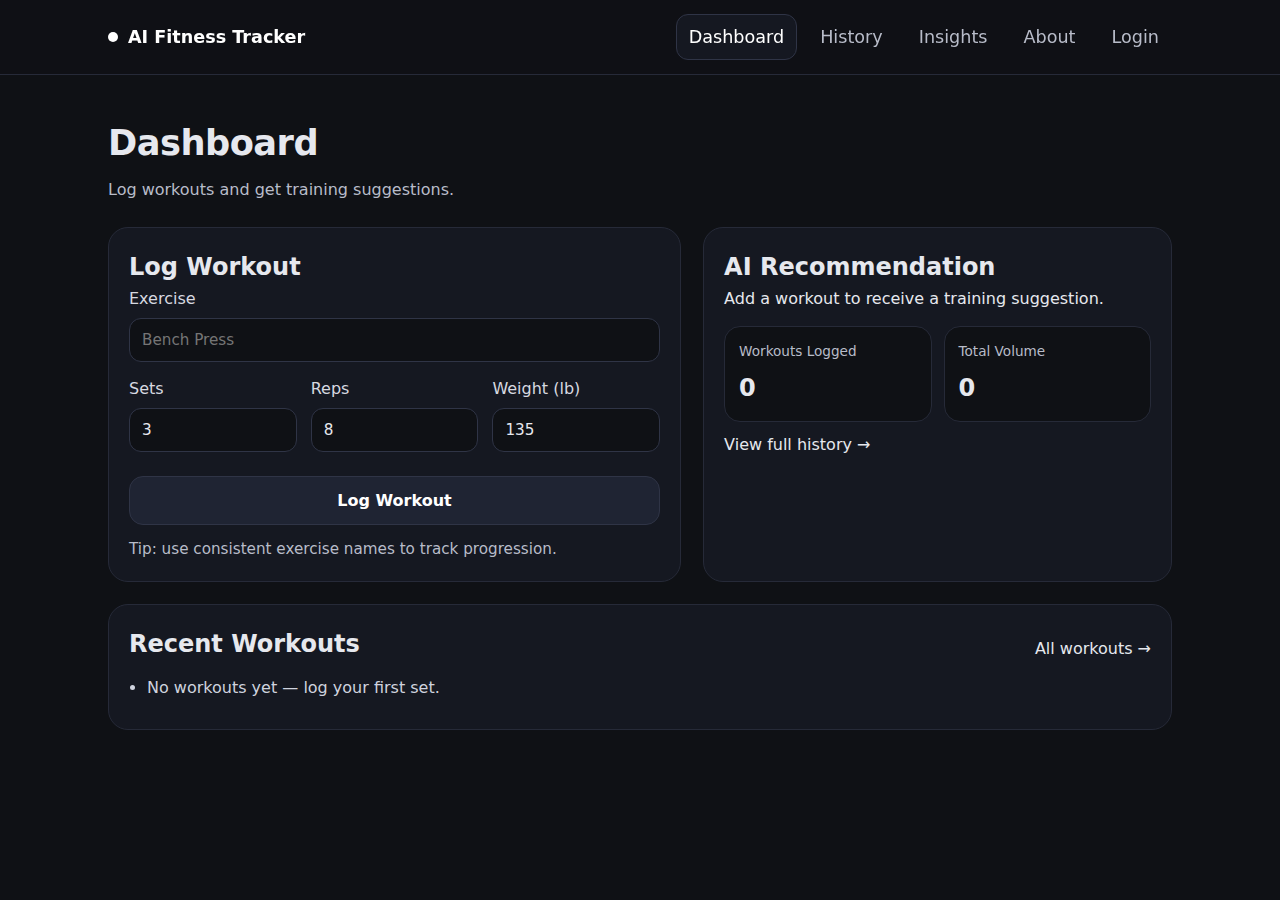
<file: index.html>
<!doctype html>
<html lang="en">
<head>
  <meta charset="UTF-8" />
  <meta name="viewport" content="width=device-width, initial-scale=1.0" />
  <title>AI Fitness Tracker | Dashboard</title>
  <link rel="stylesheet" href="style.css?v=3" />

</head>

<body>
  <!-- Top Navigation -->
  <header class="topbar">
    <div class="topbar-inner">
      <a class="brand" href="index.html">
        <span class="brand-dot"></span>
        <span class="brand-text">AI Fitness Tracker</span>
      </a>

      <nav class="nav">
        <a class="nav-link active" href="index.html">Dashboard</a>
        <a class="nav-link" href="history.html">History</a>
        <a class="nav-link" href="insights.html">Insights</a>
        <a class="nav-link" href="about.html">About</a>
        <a class="nav-link" href="login.html" id="loginLink">Login</a>
        <a class="nav-link" href="#" id="logoutLink" style="display:none;">Logout</a>

      </nav>
    </div>
  </header>

  <main class="container">
    <!-- Page Header -->
    <section class="page-header">
      <h1>Dashboard</h1>
      <p class="sub">Log workouts and get training suggestions.</p>
    </section>
    
    <!-- Main Grid -->
    <section class="grid-2">
      <!-- Workout Form -->
      <section class="card">
        <h2>Log Workout</h2>

        <form id="workoutForm">
          <label>
            Exercise
            <input id="exercise" placeholder="Bench Press" required />
          </label>

          <div class="row">
            <label>
              Sets
              <input id="sets" type="number" min="1" value="3" required />
            </label>

            <label>
              Reps
              <input id="reps" type="number" min="1" value="8" required />
            </label>

            <label>
              Weight (lb)
              <input id="weight" type="number" min="0" value="135" required />
            </label>
          </div>

          <button type="submit">Log Workout</button>
        </form>

        <p class="hint">
          Tip: use consistent exercise names to track progression.
        </p>
      </section>

      <!-- AI Recommendation -->
      <section class="card">
        <h2>AI Recommendation</h2>

        <p id="suggestion" class="recommendation">
          Add a workout to receive a training suggestion.
        </p>

        <div class="stats">
          <div class="stat">
            <div class="stat-label">Workouts Logged</div>
            <div id="statCount" class="stat-value">0</div>
          </div>

          <div class="stat">
            <div class="stat-label">Total Volume</div>
            <div id="statVolume" class="stat-value">0</div>
          </div>
        </div>
        
        <a class="link" href="history.html">View full history →</a>
      </section>
    </section>
    
    <!-- Recent Workouts -->
    <section class="card">
      <div class="card-head">
        <h2>Recent Workouts</h2>
        <a class="link" href="history.html">All workouts →</a>
      </div>
      <ul id="log" class="list"></ul>
    </section>
  </main>

 
  <script src="auth.js"></script>
  <script src="app.js"></script>
 <script src="app.js"></script>
 
</body>
</html>
</file>
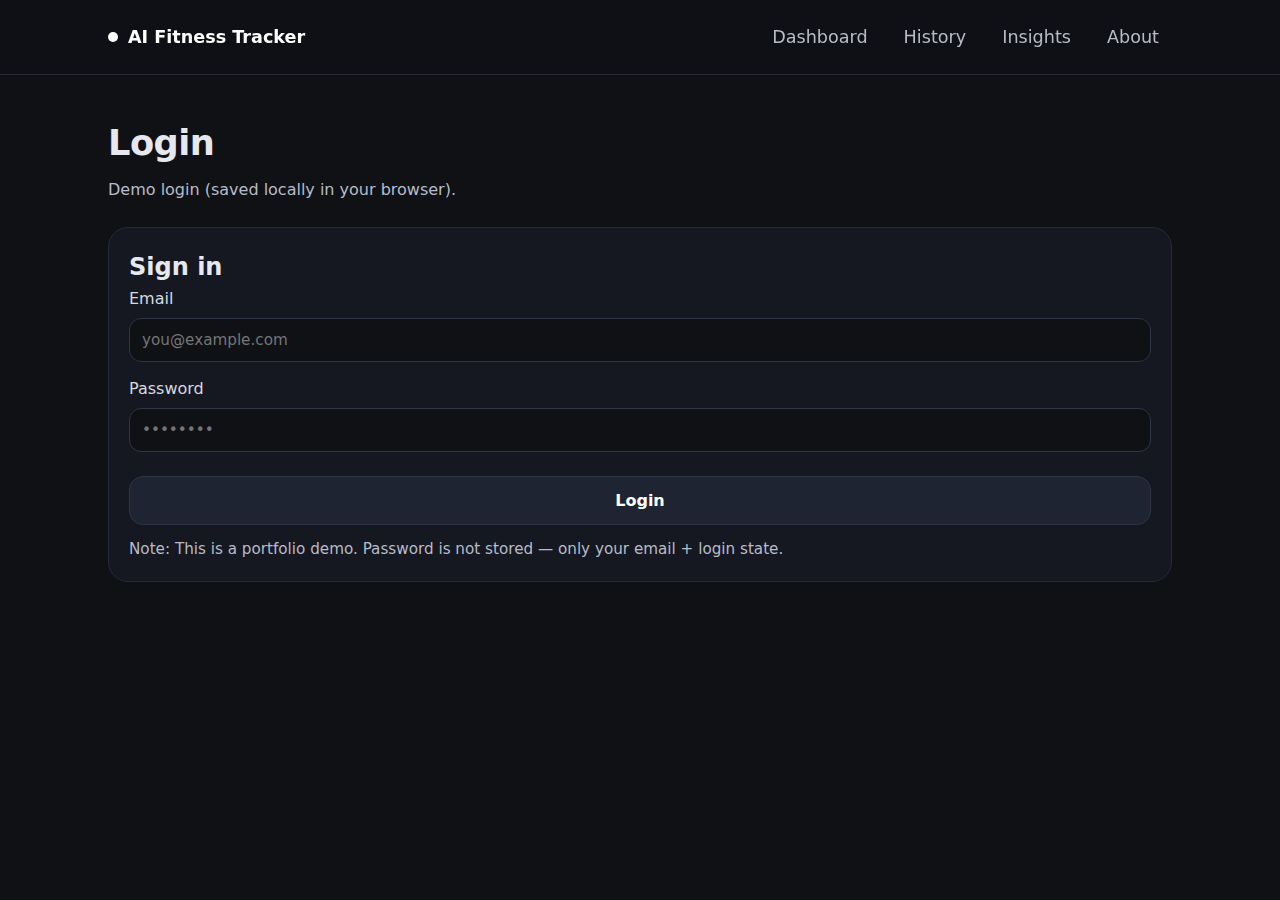
<file: login.html>
<!doctype html>
<html lang="en">
<head>
  <meta charset="UTF-8" />
  <meta name="viewport" content="width=device-width, initial-scale=1.0" />
  <title>AI Fitness Tracker | Login</title>
  <link rel="stylesheet" href="style.css" />
</head>

<body>
  <header class="topbar">
    <div class="topbar-inner">
      <a class="brand" href="index.html">
        <span class="brand-dot"></span>
        <span class="brand-text">AI Fitness Tracker</span>
      </a>

      <nav class="nav">
        <a class="nav-link" href="index.html">Dashboard</a>
        <a class="nav-link" href="history.html">History</a>
        <a class="nav-link" href="insights.html">Insights</a>
        <a class="nav-link" href="about.html">About</a>
      </nav>
    </div>
  </header>

  <main class="container">
    <section class="page-header">
      <h1>Login</h1>
      <p class="sub">Demo login (saved locally in your browser).</p>
    </section>

    <section class="card">
      <h2>Sign in</h2>

      <form id="loginForm">
        <label>
          Email
          <input id="email" type="email" placeholder="you@example.com" required />
        </label>

        <label>
          Password
          <input id="password" type="password" placeholder="••••••••" required />
        </label>

        <button type="submit">Login</button>
      </form>

      <p class="hint">
        Note: This is a portfolio demo. Password is not stored — only your email + login state.
      </p>
    </section>
  </main>

  <script src="auth.js"></script>
</body>
</html>
</file>
<file: style.css>
/* =========================
   Global Reset & Base Theme
   ========================= */

* {
  box-sizing: border-box;
  margin: 0;
  padding: 0;
  font-family: system-ui, -apple-system, BlinkMacSystemFont, "Segoe UI",
    Roboto, Oxygen, Ubuntu, Cantarell, sans-serif;
}



body {
  background: #0f1115;
  color: #e6e8ee;
  line-height: 1.6;
}

/* =========================
   Layout
   ========================= */

.container {
  max-width: 1100px;
  margin: 40px auto;
  padding: 0 18px;
}

.page-header {
  margin-bottom: 24px;
}

h1 {
  font-size: 2.2rem;
  font-weight: 800;
  letter-spacing: -0.5px;
}

.sub {
  margin-top: 6px;
  color: #b8bcc9;
}

/* =========================
   Top Navigation
   ========================= */

.topbar {
  position: sticky;
  top: 0;
  z-index: 100;
  background: rgba(15, 17, 21, 0.9);
  backdrop-filter: blur(10px);
  border-bottom: 1px solid #262a38;
  font-size: 1.1em;
}

.topbar-inner {
  max-width: 1100px;
  margin: 0 auto;
  padding: 14px 18px;
  display: flex;
  align-items: center;
  justify-content: space-between;
}

.brand {
  display: flex;
  align-items: center;
  gap: 10px;
  text-decoration: none;
  color: #ffffff;
  font-weight: 800;
}

.brand-dot {
  width: 10px;
  height: 10px;
  border-radius: 50%;
  background: #ffffff;
}

.nav {
  display: flex;
  gap: 10px;
}

.nav-link {
  text-decoration: none;
  color: #b8bcc9;
  padding: 8px 12px;
  border-radius: 12px;
  border: 1px solid transparent;
  font-weight: 500;
}

.nav-link:hover,
.nav-link.active {
  color: #ffffff;
  background: #151821;
  border-color: #2f3446;
}

/* =========================
   Cards
   ========================= */

.card {
  background: #151821;
  border: 1px solid #262a38;
  border-radius: 20px;
  padding: 20px;
  margin-bottom: 22px;
}

.card-head {
  display: flex;
  justify-content: space-between;
  align-items: center;
  margin-bottom: 12px;
}

/* =========================
   Grids
   ========================= */

.grid-2 {
  display: grid;
  grid-template-columns: 1.1fr 0.9fr;
  gap: 22px;
}

.row {
  display: grid;
  grid-template-columns: repeat(3, 1fr);
  gap: 14px;
}

.stats {
  display: grid;
  grid-template-columns: 1fr 1fr;
  gap: 12px;
  margin-top: 14px;
}

/* =========================
   Forms
   ========================= */

label {
  display: block;
  margin-bottom: 14px;
  font-weight: 500;
  color: #d7d9e0;
}

input {
  width: 100%;
  margin-top: 6px;
  padding: 12px;
  border-radius: 12px;
  border: 1px solid #2f3446;
  background: #0f1115;
  color: #e6e8ee;
  font-size: 0.95rem;
}

input:focus {
  outline: none;
  border-color: #5f87ff;
}

button {
  width: 100%;
  margin-top: 10px;
  padding: 14px;
  border-radius: 14px;
  border: 1px solid #2f3446;
  background: #1f2433;
  color: #ffffff;
  font-size: 1rem;
  font-weight: 600;
  cursor: pointer;
}

button:hover {
  background: #262c3d;
}

/* =========================
   Stats
   ========================= */

.stat {
  background: #0f1115;
  border: 1px solid #262a38;
  border-radius: 16px;
  padding: 14px;
}

.stat-label {
  font-size: 0.85rem;
  color: #b8bcc9;
}

.stat-value {
  margin-top: 6px;
  font-size: 1.5rem;
  font-weight: 900;
}

/* =========================
   Lists & Links
   ========================= */

.list {
  padding-left: 18px;
}

.list li {
  margin-bottom: 8px;
  color: #cfd3df;
}

.link {
  display: inline-block;
  margin-top: 10px;
  color: #e6e8ee;
  text-decoration: none;
}

.link:hover {
  text-decoration: underline;
}

.hint {
  margin-top: 12px;
  color: #b8bcc9;
  font-size: 0.95rem;
}

/* =========================
   Responsive (CORE)
   ========================= */

@media (max-width: 900px) {
  .grid-2 {
    grid-template-columns: 1fr;
  }

  .row {
    grid-template-columns: 1fr;
  }

  .nav {
    flex-wrap: wrap;
  }
}

/* =========================
   Explore Section (Feature Cards)
   ========================= */

.page-section {
  margin-top: 110px;
  margin-bottom: 34px;
}

.section-head {
  margin-bottom: 14px;
}

.section-title {
  font-size: 2.9rem;
  font-weight: 800;
  color: #ffffff;
  letter-spacing: -0.2px;
  margin-left: 40%;
}

.section-sub {
  margin-top: 1px;
  color: #b8bcc9;
  margin-left: 27%
}

/* added a section*/

.feature-grid {
  display: grid;
  grid-template-columns: repeat(3, 1fr);
  gap: 16px;
  margin-top: 44px;
}

.feature-card {
  display: flex;
  flex-direction: column;
  justify-content: space-between;
  gap: 14px;

  text-decoration: none;
  color: #e6e8ee;

  background: radial-gradient(
      1200px 400px at 20% 0%,
      rgba(95, 135, 255, 0.08),
      transparent 55%
    ),
    linear-gradient(180deg, #151821, #10131a);

  border: 1px solid rgba(255, 255, 255, 0.1);
  border-radius: 22px;
  padding: 18px;

  box-shadow:
    0 0 0 1px rgba(255, 255, 255, 0.04) inset,
    0 10px 25px rgba(0, 0, 0, 0.35);

  transition: transform 180ms ease, box-shadow 180ms ease, border-color 180ms ease;
}

.feature-card:hover {
  transform: translateY(-4px);
  border-color: rgba(255, 255, 255, 0.18);
  box-shadow:
    0 0 0 1px rgba(95, 135, 255, 0.12) inset,
    0 18px 45px rgba(0, 0, 0, 0.45);
}

.feature-top {
  display: flex;
  flex-direction: column;
  gap: 8px;
}

.feature-kicker {
  font-size: 0.85rem;
  font-weight: 700;
  color: rgba(232, 235, 242, 0.7);
}

.feature-title {
  font-size: 1.25rem;
  font-weight: 900;
  letter-spacing: -0.3px;
  color: #ffffff;
}

.feature-desc {
  color: rgba(232, 235, 242, 0.7);
  line-height: 1.55;
}

.feature-cta {
  margin-top: 8px;
  font-weight: 800;
  color: rgba(232, 235, 242, 0.88);
}

.feature-card:hover .feature-cta {
  color: #ffffff;
}

/* =========================
   Explore Responsive
   ========================= */

@media (max-width: 900px) {
  .feature-grid {
    grid-template-columns: 1fr;
  }
}




















/* =========================
   Video Background (Dashboard)
   ========================= */

html, body {
  overflow-x: hidden;
}

.video-bg {
  position: relative;
  border-radius: 24px;
  overflow: hidden;
  border: 1px solid #262a38;
  padding: 28px;
  margin-bottom: 48px;
  background: #0f1115;
}

.video-bg__video {
  position: absolute;
  inset: 0;
  width: 100%;
  height: 100%;
  object-fit: cover;
  transform: scale(1.05);
}

.video-bg__overlay {
  position: absolute;
  inset: 0;
  background: rgba(15, 17, 21, 0.82);
}

.video-bg__content {
  position: relative;
  z-index: 2;
}

/* Added a Glass effect for cards over video */
.video-bg .card {
  background: rgba(21, 24, 33, 0.82);
  backdrop-filter: blur(10px);
}

/* =========================
   Hero Video (Full-width)
   ========================= */

.hero {
  position: relative;
  min-height: 78vh;
  display: flex;
  align-items: flex-end;
  padding: 38px 0 46px;
  overflow: hidden;
  border-bottom: 1px solid #262a38;

}

.hero-video {
  position: absolute;
  inset: 0;
  width: 100%;
  height: 100%;
  object-fit: cover;
  transform: scale(1.06);
}

.hero-overlay {
  position: absolute;
  inset: 0;
  /* less dark*/
  background: rgba(15, 17, 21, 0.55);
}

.hero-content {
  position: relative;
  z-index: 2;
  width: 100%;
}

.hero .card {
  background: rgba(21, 24, 33, 0.78);
  backdrop-filter: blur(12px);
}

.hero-header {
  margin-bottom: 22px;
}

/* keep topbar on top of the video */
.topbar {
  position: sticky;
  top: 0;
  z-index: 999;
}

.hero-overlay {
  background: linear-gradient(
    to bottom,
    rgba(15, 17, 21, 0.25),
    rgba(15, 17, 21, 0.25)
  );
}








/* =========================
   Vision / Roadmap Section
   ========================= */

.vision {
  position: relative;
  margin-top: 80px; /* space from Explore */
  min-height: 560px;
  overflow: hidden;

  /* outer frame */
  border-radius: 28px;
  border: 1px solid rgba(255, 255, 255, 0.14);

  /* depth */
  box-shadow:
    0 30px 90px rgba(0, 0, 0, 0.6),
    0 0 0 1px rgba(255, 255, 255, 0.04) inset;

  margin-top: 220px;
}

/* video fills the section */
.vision-video {
  position: absolute;
  inset: 0;
  width: 100%;
  height: 100%;
  object-fit: cover;

  /* lets make it feel alive but not noisy */
  filter: brightness(1.25) contrast(1.1) saturate(1.05);
  transform: scale(1.04);
}

/* overlay for readability + polish */
.vision-overlay {
  position: absolute;
  inset: 0;
  background:
    radial-gradient(
      900px 500px at 20% 15%,
      rgba(95, 135, 255, 0.22),
      transparent 60%
    ),
    linear-gradient(
      to bottom,
      rgba(0, 0, 0, 0.15),
      rgba(0, 0, 0, 0.55)
    );
  z-index: 1;
}

/* content sits above video */
.vision-content {
  position: relative;
  z-index: 2;
  padding: 72px 26px 26px;
  text-align: center;
  /*margin-left: -110px;*/
}

/* grid for the 3 cards */
.vision-grid {
  display: grid;
  grid-template-columns: repeat(3, 1fr);
  gap: 18px;
  margin-top: 36px;
}

/* individual cards */
.vision-card {
  background: rgba(15, 17, 21, 0.72);
  border: 1px solid rgba(255, 255, 255, 0.16);
  border-radius: 20px;
  padding: 22px;

  backdrop-filter: blur(14px);

  box-shadow:
    0 0 0 1px rgba(255, 255, 255, 0.04) inset,
    0 12px 28px rgba(0, 0, 0, 0.45);

  transition: transform 180ms ease, border-color 180ms ease;
}

/* subtle lift which wont be too flashy */
.vision-card:hover {
  transform: translateY(-4px);
  border-color: rgba(255, 255, 255, 0.22);
}

/* typography inside cards */
.vision-title {
  margin: 0 0 8px;
  font-size: 1.1rem;
  font-weight: 900;
  color: #ffffff;
}

.vision-desc {
  margin: 0;
  color: rgba(232, 235, 242, 0.78);
  line-height: 1.55;
}

/* mobile */
@media (max-width: 900px) {
  .vision {
    min-height: 640px;
  }

  .vision-content {
    padding: 56px 18px 18px;
    text-align: left;
  }

  .vision-grid {
    grid-template-columns: 1fr;
  }
}

/* manual positioning tweaks 
.vision .section-sub {
  display: inline-block; /* makes transform behave nicely 
  transform: translateX(72px);
}*/

/*.vision-grid {
  transform: translateX(195px);
}*/






















/* content sits above video */
.vision-content {
  position: relative;
  z-index: 2;
  padding: 72px 26px 26px;
  text-align: center;
  margin: 0 auto;          /* centers everywhere */
  max-width: 1100px;       /* matches your .container width */
}

/* grid for the 3 cards */
.vision-grid {
  display: grid;
  grid-template-columns: repeat(3, 1fr);
  gap: 18px;
  margin-top: 36px;
  align-items: stretch;
}

/* laptop / medium screens: prevent the 3rd card from getting cut */
@media (max-width: 1100px) {
  .vision-grid {
    grid-template-columns: repeat(2, 1fr);
  }
}

/* mobile */
@media (max-width: 900px) {
  .vision {
    min-height: 640px;
  }

  .vision-content {
    padding: 56px 18px 18px;
    text-align: left;
  }

  .vision-grid {
    grid-template-columns: 1fr;
  }
}































































/* =========================
   Testimonials
   ========================= */
.testimonials {
  margin-top: 256px; /* more breathing room from section above */
}

.testimonials .section-head {
  margin-bottom: 12px;
  text-align: center;
}

.testimonials .section-title {
  font-size: 2.6rem;      /* big title like screenshot */
  font-weight: 900;
  letter-spacing: -0.6px;
  margin-left: -5px;
  margin-top: 0px;
}

.testimonials .section-sub {
  font-size: 1.2rem;
  margin-top: 8px;
  margin-bottom: 0;
  color: rgba(232, 235, 242, 0.70);
  margin-left: -9px;
}

/* more "square" cards */
.testimonial-grid {
  display: grid;
  grid-template-columns: repeat(2, minmax(0, 1fr));
  gap: 18px;
  margin-top: 18px;

  /*  make both columns + cards stretch evenly */
  align-items: stretch;

  /* I have pulled whole grid toward center (less wide overall) */
  max-width: 1100px;   /* a simple tweak 1000px / 950px if you want tighter */
  margin-left: auto;
  margin-right: auto;
}

.testimonial-card {
  background: linear-gradient(180deg, #151821, #10131a);
  border: 1px solid rgba(255, 255, 255, 0.10);
  border-radius: 18px;
  padding: 18px;

  /*  remove max-width so both columns match perfectly */
  width: 100%;

  /*  consistent height across all cards */
  min-height: 220px;

  box-shadow:
    0 0 0 1px rgba(255, 255, 255, 0.04) inset,
    0 10px 22px rgba(0, 0, 0, 0.30);

  transform: translateY(0);
  transition: transform 180ms ease, border-color 180ms ease, box-shadow 180ms ease;

  /* this right here is going to  forces same internal spacing so short quotes don’t shrink */
  display: flex;
  flex-direction: column;
  justify-content: space-between;
}

/* hover pop */
.testimonial-card:hover {
  transform: translateY(-6px);
  border-color: rgba(255, 255, 255, 0.18);
  box-shadow:
    0 0 0 1px rgba(95, 135, 255, 0.10) inset,
    0 18px 45px rgba(0, 0, 0, 0.45);
}

.stars {
  font-weight: 900;
  letter-spacing: 2px;
  opacity: 0.9;
  margin-bottom: 10px;
}

.quote {
  color: rgba(232, 235, 242, 0.82);
  line-height: 1.55;
  margin: 0 0 12px 0;
}

.byline {
  color: rgba(232, 235, 242, 0.55);
  font-weight: 700;
  font-size: 0.9rem;
}

/* responsive */
@media (max-width: 900px) {
  .testimonial-grid {
    grid-template-columns: 1fr;
    max-width: 100%;
  }

  .testimonial-card {
    min-height: auto;
  }
}

.testimonials {
  margin-top: 160px;
}

.testimonials .section-head {
  margin-bottom: 100px;
}
</file>
